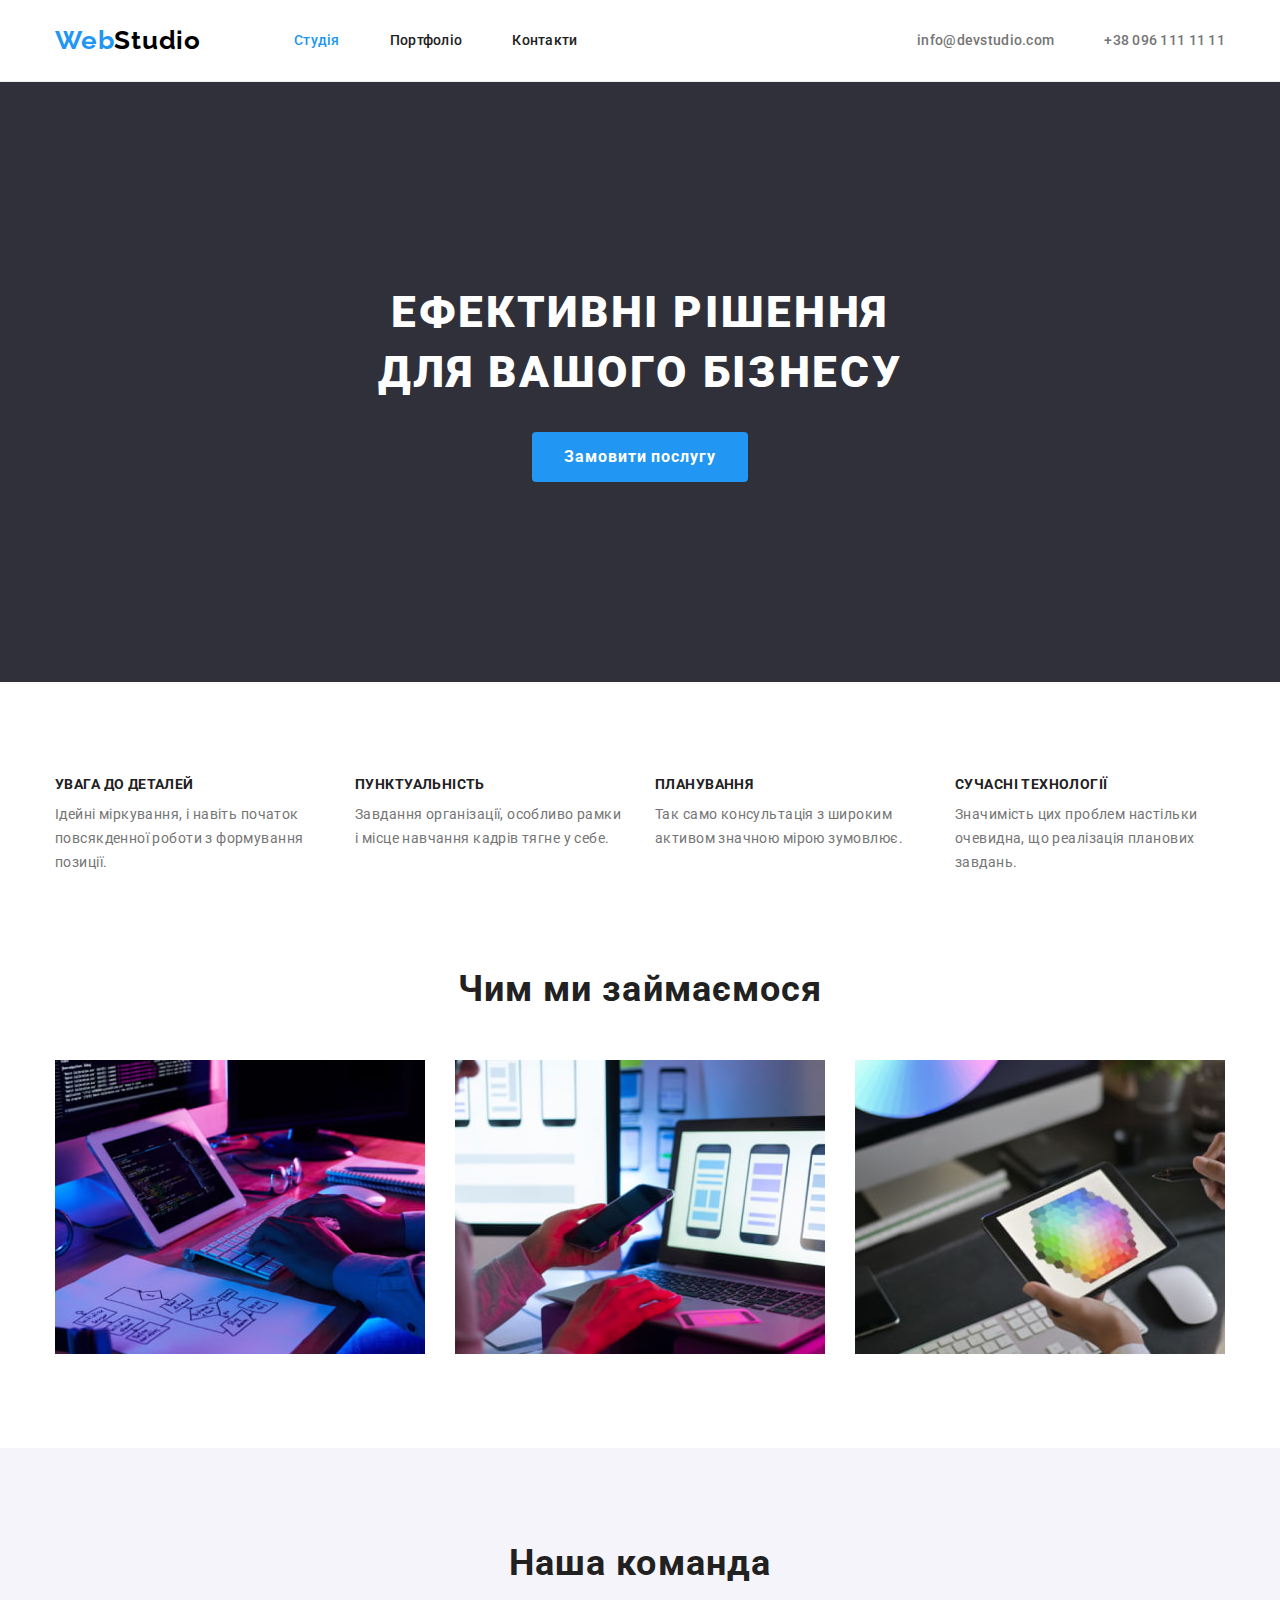
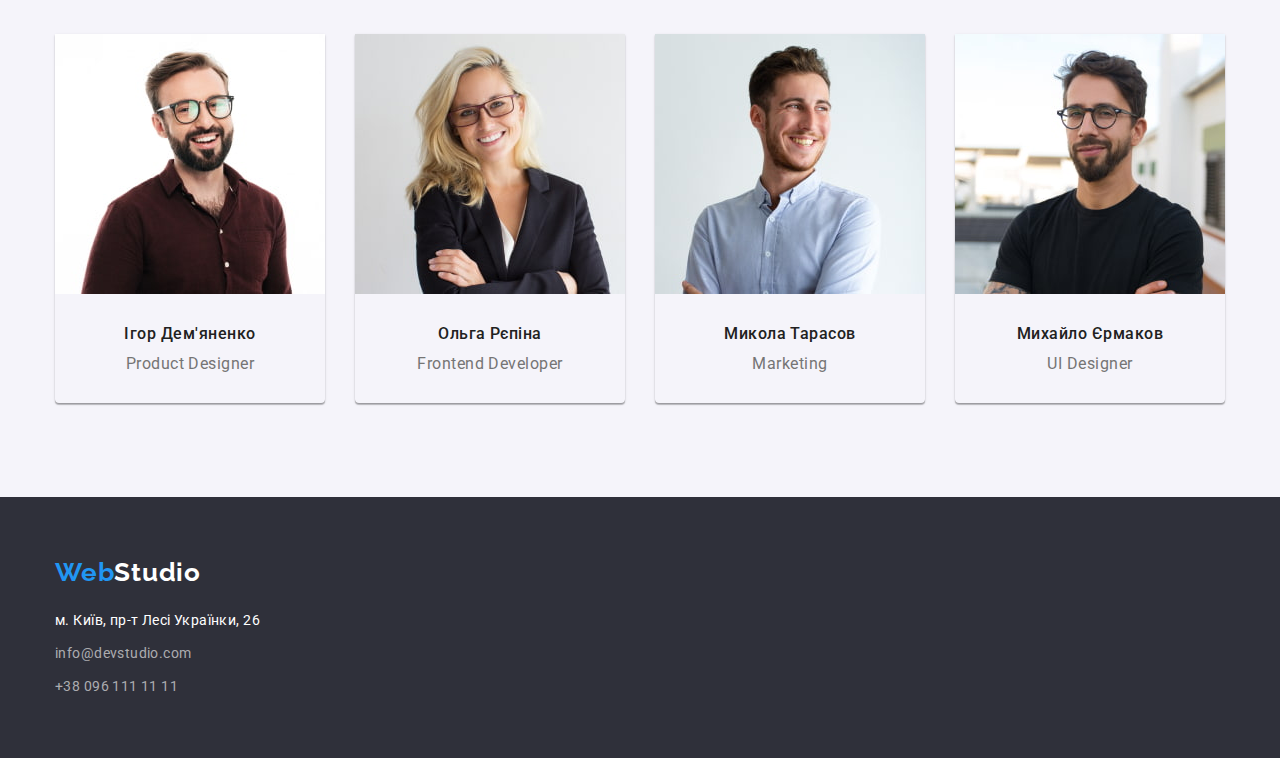
<file: index.html>
<!DOCTYPE html>
<html lang="en">

<head>
  <meta charset="UTF-8" />
  <meta http-equiv="X-UA-Compatible" content="IE=edge" />
  <meta name="viewport" content="width=device-width, initial-scale=1.0" />
  <title>goit-markup-hw-03</title>
  <link rel="preconnect" href="https://fonts.googleapis.com" />
  <link rel="preconnect" href="https://fonts.gstatic.com" crossorigin />
  <link href="https://fonts.googleapis.com/css2?family=Raleway:wght@700&family=Roboto:wght@400;500;700;900&display=swap"
    rel="stylesheet" />
  <link href="./css/modern-normalize.css" rel="stylesheet" />
  <link href="./css/styles.css" rel="stylesheet" />
</head>

<body>
  <header class="header">
    <div class="container header-line">
      <a class="header-logo-link link" href="#">Web<span class="header-logo-link-text">Studio</span>
      </a>
      <nav class="header-navigation">
        <ul class="header-navigation-list list">
          <li class="header-navigation-item">
            <a class="header-navigation-item-link link current" href="#">Студія</a>
          </li>
          <li class="header-navigation-item">
            <a class="header-navigation-item-link link " href="./portfolio.html">Портфоліо</a>
          </li>
          <li class="header-navigation-item">
            <a class="header-navigation-item-link link" href="#">Контакти</a>
          </li>
        </ul>
      </nav>
      <ul class="header-contacts-list list">
        <li class="header-contacts-item">
          <a class="header-contacts-item-link link" href="mailto:info@devstudio.com">info@devstudio.com</a>
        </li>
        <li class="header-contacts-item">
          <a class="header-contacts-item-link link" href="tel:+380961111111">+38 096 111 11 11</a>
        </li>
      </ul>
    </div>
  </header>

  <main>
    <section class="section-effective-solutions">
      <div class="container">
        <h1 class="effective-solutions-title">
          Ефективні рішення<br> для вашого бізнесу
        </h1>
        <button type="button" class="effective-solutions-buttons">
          Замовити послугу
        </button>
      </div>
    </section>

    <section class="section">
      <div class="container">
        <h2 class="visually-hidden">Наші особливості</h2>
        <ul class="features-list list">
          <li class="features-item">
            <h3 class="features-item-title">Увага до деталей</h3>
            <p class="features-list-text">
              Ідейні міркування, і навіть початок повсякденної роботи з формування позиції.
            </p>
          </li>
          <li class="features-item">
            <h3 class="features-item-title">Пунктуальність</h3>
            <p class="features-list-text">
              Завдання організації, особливо рамки і місце навчання кадрів тягне у себе.
            </p>
          </li>
          <li class="features-item">
            <h3 class="features-item-title">Планування</h3>
            <p class="features-list-text">
              Так само консультація з широким активом значною мірою зумовлює.
            </p>
          </li>
          <li class="features-item">
            <h3 class="features-item-title">Сучасні технології</h3>
            <p class="features-list-text">
              Значимість цих проблем настільки очевидна, що реалізація планових завдань.
            </p>
          </li>
        </ul>
      </div>
    </section>

    <section class="section-our-business section">
      <div class="container">
        <h2 class="our-business-title">Чим ми займаємося</h2>
        <ul class="our-business-list list">
          <li class="our-business-item">
            <img src="./images/studio/block-diagram.jpg" class="our-business-item-images" width="370" height="294"
              alt="block diagram" />
          </li>
          <li class="our-business-item">
            <img src="./images/studio/adaptive-design.jpg" class="our-business-item-images" width="370" height="294"
              alt="adaptive design" />
          </li>
          <li class="our-business-item">
            <img src="./images/studio/color-scheme.jpg" class="our-business-item-images" width="370" height="294"
              alt="color scheme" />
          </li>
        </ul>
      </div>
    </section>

    <section class="section-our-team section">
      <div class="container">
        <h2 class="our-team-title">Наша команда</h2>
        <ul class="our-team-list list">
          <li class="our-team-item">
            <img src="./images/studio/ihor.jpg" width="270" height="260" alt="photo ihor" />
            <div class="our-team-indents">
              <h3 class="our-team-item-name">Ігор Дем'яненко</h3>
              <p class="our-team-item-function">Product Designer</p>
            </div>
          </li>
          <li class="our-team-item">
            <img src="./images/studio/olga.jpg" width="270" height="260" alt="photo olga" />
            <div class="our-team-indents">
              <h3 class="our-team-item-name">Ольга Рєпіна</h3>
              <p class="our-team-item-function">Frontend Developer</p>
            </div>
          </li>
          <li class="our-team-item">
            <img src="./images/studio/nikolay.jpg" width="270" height="260" alt="photo nikolay" />
            <div class="our-team-indents">
              <h3 class="our-team-item-name">Микола Тарасов</h3>
              <p class="our-team-item-function">Marketing</p>
            </div>
          </li>
          <li class="our-team-item">
            <img src="./images/studio/michael.jpg" width="270" height="260" alt="photo michael" />
            <div class="our-team-indents">
              <h3 class="our-team-item-name">Михайло Єрмаков</h3>
              <p class="our-team-item-function">UI Designer</p>
            </div>
          </li>
        </ul>
      </div>
    </section>
  </main>

  <footer class="footer">
    <div class="container">
      <a class="footer-logo-link link" href="#">Web<span class="footer-logo-link-text">Studio</span></a>
      <address class="footer-address">
        <ul class="list">
          <li class="footer-address-item">
            <a class="footer-item-contacts-link link" href="https://goo.gl/maps/wLXQXu6J5ZDQXyrRA" target="_blank"
              rel="noopener nofollow noreferrer">м. Київ, пр-т Лесі Українки, 26</a>
          </li>
          <li class="footer-address-item">
            <a class="footer-item-link link" href="mailto:info@devstudio.com">info@devstudio.com</a>
          </li>
          <li class="footer-address-item">
            <a class="footer-item-link link" href="tel:+380961111111">+38 096 111 11 11</a>
          </li>
        </ul>
      </address>
    </div>
  </footer>
</body>

</html>
</file>
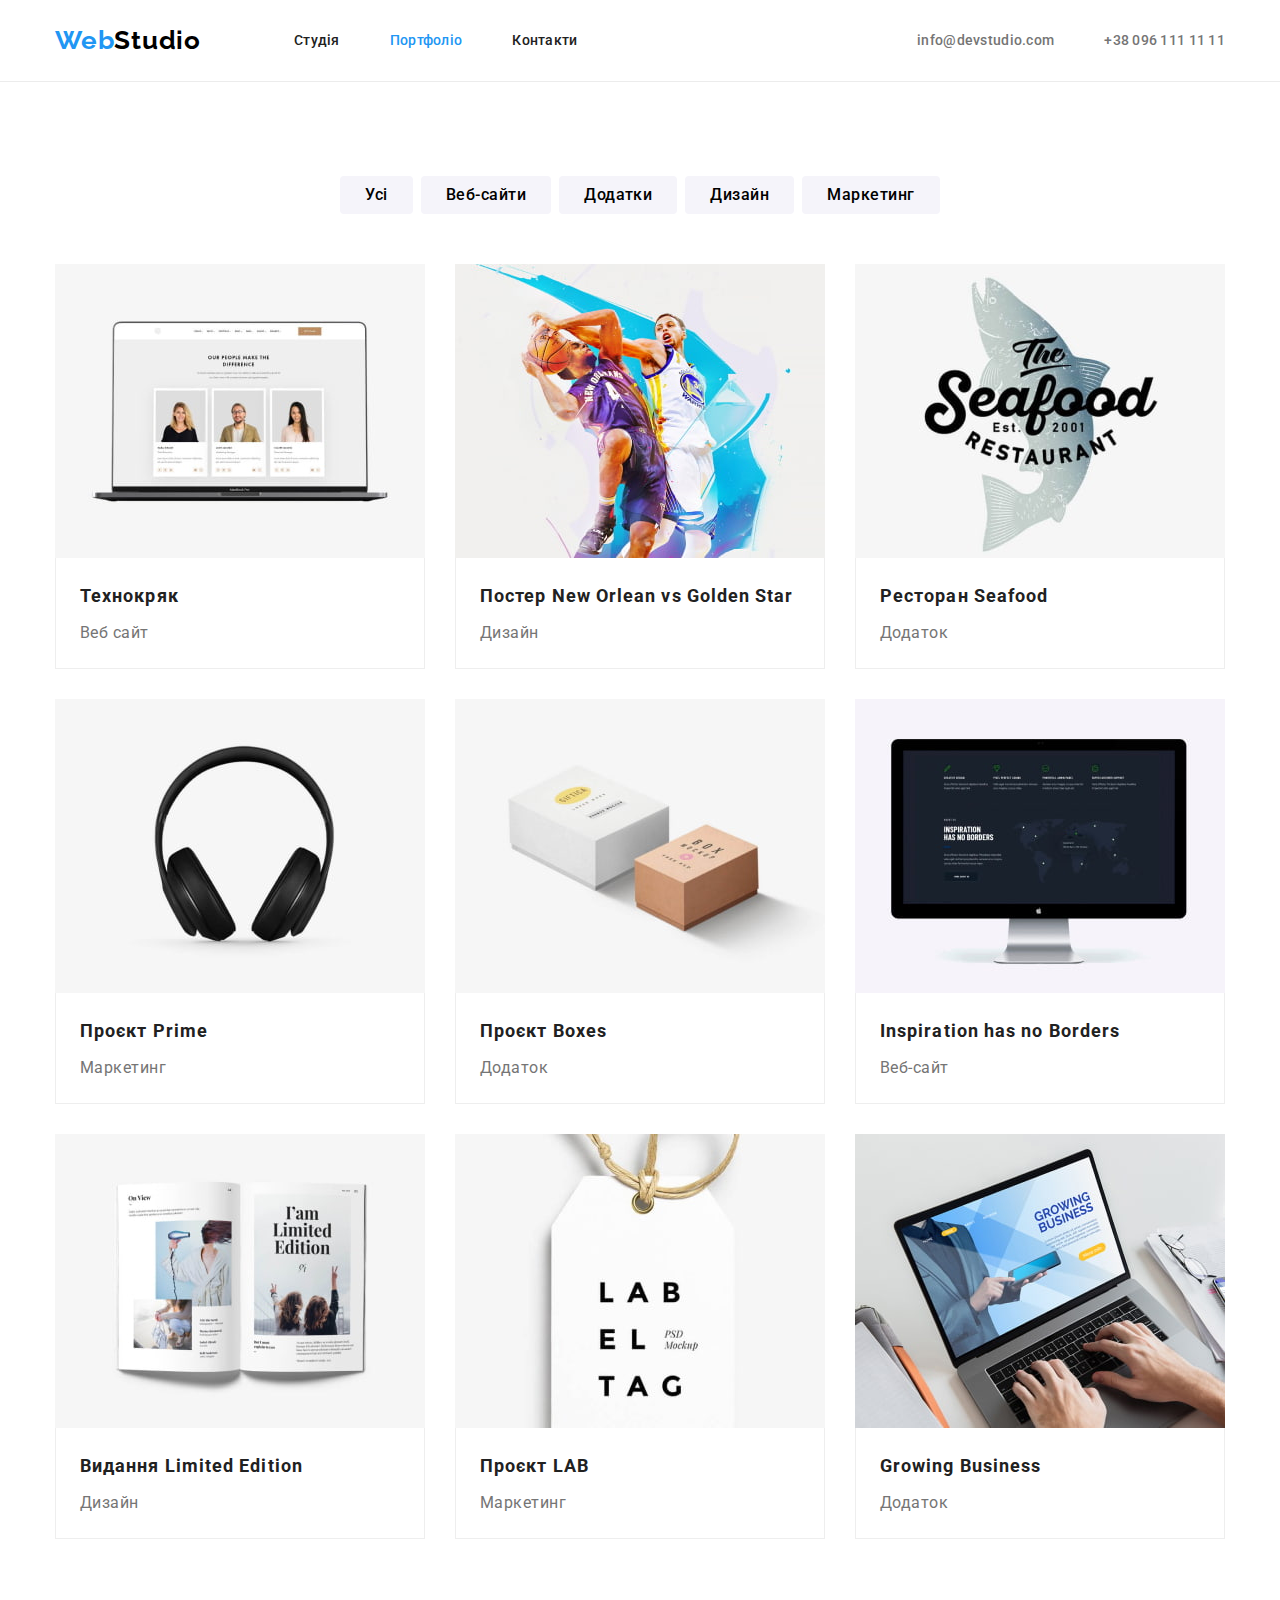
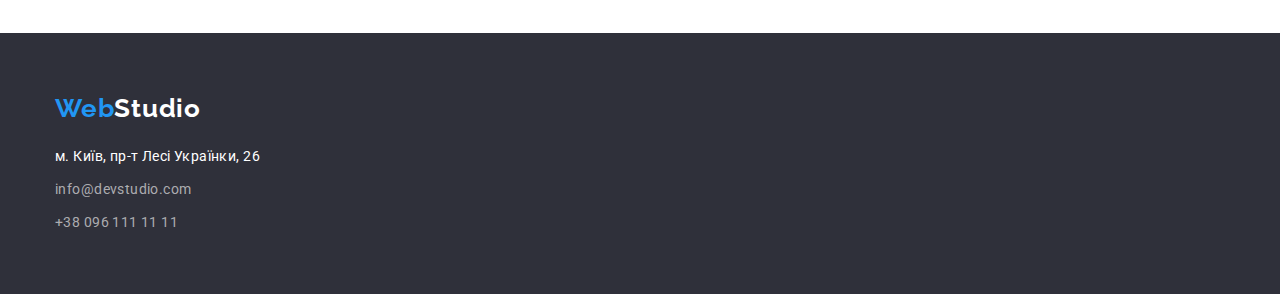
<file: portfolio.html>
<!DOCTYPE html>
<html lang="en">

<head>
  <meta charset="UTF-8" />
  <meta http-equiv="X-UA-Compatible" content="IE=edge" />
  <meta name="viewport" content="width=device-width, initial-scale=1.0" />
  <title>goit-markup-hw-03</title>
  <link rel="preconnect" href="https://fonts.googleapis.com" />
  <link rel="preconnect" href="https://fonts.gstatic.com" crossorigin />
  <link href="https://fonts.googleapis.com/css2?family=Raleway:wght@700&family=Roboto:wght@400;500;700;900&display=swap"
    rel="stylesheet" />
  <link href="./css/modern-normalize.css" rel="stylesheet" />
  <link href="./css/styles.css" rel="stylesheet" />
</head>

<body>
  <header class="header">
    <div class="container header-line">
      <a class="header-logo-link link" href="./index.html">Web<span class="header-logo-link-text">Studio</span>
      </a>
      <nav class="header-navigation">
        <ul class="header-navigation-list list">
          <li class="header-navigation-item">
            <a class="header-navigation-item-link link" href="./index.html">Студія</a>
          </li>
          <li class="header-navigation-item">
            <a class="header-navigation-item-link link current " href="./portfolio.html">Портфоліо</a>
          </li>
          <li class="header-navigation-item">
            <a class="header-navigation-item-link link" href="#">Контакти</a>
          </li>
        </ul>
      </nav>
      <ul class="header-contacts-list list">
        <li class="header-contacts-item">
          <a class="header-contacts-item-link link" href="mailto:info@devstudio.com">info@devstudio.com</a>
        </li>
        <li class="header-contacts-item">
          <a class="header-contacts-item-link link" href="tel:+380961111111">+38 096 111 11 11</a>
        </li>
      </ul>
    </div>
  </header>

  <main>
    <section class="section-portfolio section">
      <div class="container">
        <h1 class="visually-hidden">Проекти</h1>
        <ul class="portfolio-buttons-list list">
          <li class="portfolio-buttons-item"> <button type="button" class="portfolio-buttons">Усі</button></li>
          <li class="portfolio-buttons-item"><button type="button" class="portfolio-buttons">Веб-сайти</button></li>
          <li class="portfolio-buttons-item"><button type="button" class="portfolio-buttons">Додатки</button></li>
          <li class="portfolio-buttons-item"><button type="button" class="portfolio-buttons">Дизайн</button></li>
          <li class="portfolio-buttons-item"><button type="button" class="portfolio-buttons">Маркетинг</button></li>
        </ul>

        <ul class="portfolio-list list">
          <li class="portfolio-item">
            <a href="#" class="portfolio-list-link link">
              <img src="./images/portfolio/portf-foto.jpg" width="370" height="294" alt="photo technocryak" />
              <div class="portfolio-indents">
                <h2 class="portfolio-item-name">Технокряк</h2>
                <p class="portfolio-item-function">Веб сайт</p>
              </div>
            </a>
          </li>
          <li class="portfolio-item">
            <a href="#" class="portfolio-list-link link">
              <img src="./images/portfolio/portf-basket.jpg" width="370" height="294"
                alt="photo new orlean vs golden star" />
              <div class="portfolio-indents">
                <h2 class="portfolio-item-name">Постер New Orlean vs Golden Star</h2>
                <p class="portfolio-item-function">Дизайн</p>
              </div>
            </a>
          </li>
          <li class="portfolio-item">
            <a href="#" class="portfolio-list-link link">
              <img src="./images/portfolio/portf-seafood.jpg" width="370" height="294" alt="photo sea food" />
              <div class="portfolio-indents">
                <h2 class="portfolio-item-name">Ресторан Seafood</h2>
                <p class="portfolio-item-function">Додаток</p>
              </div>
            </a>
          </li>
          <li class="portfolio-item">
            <a href="#" class="portfolio-list-link link">
              <img src="./images/portfolio/portf-prime.jpg" width="370" height="294" alt="photo prime" />
              <div class="portfolio-indents">
                <h2 class="portfolio-item-name">Проєкт Prime</h2>
                <p class="portfolio-item-function">Маркетинг</p>
              </div>
            </a>
          </li>
          <li class="portfolio-item">
            <a href="#" class="portfolio-list-link link">
              <img src="./images/portfolio/portf-boxes.jpg" width="370" height="294" alt="photo boxes" />
              <div class="portfolio-indents">
                <h2 class="portfolio-item-name">Проєкт Boxes</h2>
                <p class="portfolio-item-function">Додаток</p>
              </div>
            </a>
          </li>
          <li class="portfolio-item">
            <a href="#" class="portfolio-list-link link">
              <img src="./images/portfolio/portf-inspiration.jpg" width="370" height="294" alt="photo inspiration" />
              <div class="portfolio-indents">
                <h2 class="portfolio-item-name">Inspiration has no Borders</h2>
                <p class="portfolio-item-function">Веб-сайт</p>
              </div>
            </a>
          </li>
          <li class="portfolio-item">
            <a href="#" class="portfolio-list-link link">
              <img src="./images/portfolio/portf-limited.jpg" width="370" height="294" alt="photo limited edition" />
              <div class="portfolio-indents">
                <h2 class="portfolio-item-name">Видання Limited Edition</h2>
                <p class="portfolio-item-function">Дизайн</p>
              </div>
            </a>
          </li>
          <li class="portfolio-item">
            <a href="#" class="portfolio-list-link link">
              <img src="./images/portfolio/portf-lab.jpg" width="370" height="294" alt="photo project lab" />
              <div class="portfolio-indents">
                <h2 class="portfolio-item-name">Проєкт LAB</h2>
                <p class="portfolio-item-function">Маркетинг</p>
              </div>
            </a>
          </li>
          <li class="portfolio-item">
            <a href="#" class="portfolio-list-link link">
              <img src="./images/portfolio/portf-growing.jpg" width="370" height="294" alt="photo growing business" />
              <div class="portfolio-indents">
                <h2 class="portfolio-item-name">Growing Business</h2>
                <p class="portfolio-item-function">Додаток</p>
              </div>
            </a>
          </li>
        </ul>
      </div>
    </section>
  </main>

  <footer class="footer">
    <div class="container">
      <a class="footer-logo-link link" href="./index.html">Web<span class="footer-logo-link-text">Studio</span></a>
      <address class="footer-address">
        <ul class="list">
          <li class="footer-address-item">
            <a class="footer-item-contacts-link link" href="https://goo.gl/maps/wLXQXu6J5ZDQXyrRA" target="_blank"
              rel="noopener nofollow noreferrer">м. Київ, пр-т Лесі Українки, 26</a>
          </li>
          <li class="footer-address-item">
            <a class="footer-item-link link" href="mailto:info@devstudio.com">info@devstudio.com</a>
          </li>
          <li class="footer-address-item">
            <a class="footer-item-link link" href="tel:+380961111111">+38 096 111 11 11</a>
          </li>
        </ul>
      </address>
    </div>
  </footer>
</body>

</html>
</file>
<file: css/styles.css>
/* Variables */
:root {
  --basic-dark: #2f303a;
  --basic-blue: #2196f3;
  --basic-white: #fff;
  --basic-gray: rgba(255, 255, 255, 0.6);
  --text-grey-footer: #acacb0;
  --text-black-full: #000;
  --text-black-color: #212121;
  --text-lightgray-color: #757575;
  --background-our-team: #f5f4fa;
  --secondary-accent-color: #188CE8;
  --font-logo: "Raleway", sans-serif;
  --font-main: "Roboto", sans-serif;
}

body {
  font-family: var(--font-main);
  font-size: 14px;
  letter-spacing: 0.03em;
  font-style: normal;
  color: var(--text-black-color);
}

h1,
h2,
h3,
p {
  margin: 0;
}

img {
  display: block;
  max-width: 100%;
  height: auto;
}

.list {
  padding: 0;
  margin: 0;
  list-style: none;
}

.link {
  text-decoration: none;
}

/*****HEADER start*****/
.container {
  width: 1200px;
  margin-left: auto;
  margin-right: auto;
  padding-left: 15px;
  padding-right: 15px;
}

.section {
  padding-top: 94px;
  padding-bottom: 94px;
}

.header-line,
.header-navigation-list,
.header-contacts-list {
  display: flex;
  align-items: center;
}

.header-logo-link {
  margin-right: 93px;
}

.header-contacts-list {
  margin-left: auto;
}

.header-navigation-item:not(:last-child) {
  margin-right: 50px;
}

.header-navigation-list,
.header-contacts-list {
  padding-top: 32px;
  padding-bottom: 32px;
}

.header-contacts-item:not(:last-child) {
  margin-right: 50px;
}

.header {
  border-bottom: 1px solid #ececec;
}

.header-logo-link,
.footer-logo-link {
  color: var(--basic-blue);
  font-family: var(--font-logo);
  font-weight: 700;
  font-size: 26px;
  line-height: 1.19;
  letter-spacing: 0.03em;
}

.header-logo-link-text,
.footer-logo-link-text {
  color: var(--text-black-full);
}

.header-navigation-item-link.current {
  color: var(--basic-blue);
}

.header-navigation-item-link:hover,
.header-contacts-item-link:hover,
.footer-item-contacts-link:hover,
.footer-item-link:hover,
.header-navigation-item-link:focus,
.header-contacts-item-link:focus,
.footer-item-contacts-link:focus,
.footer-item-link:focus {
  color: var(--basic-blue);
}

.header-navigation-item-link,
.header-contacts-item-link {
  font-weight: 500;
  Line-height: 1.14;
  letter-spacing: 0.02em;
}

.header-navigation-item-link {
  color: var(--text-black-color);
}

.header-contacts-item-link {
  color: var(--text-lightgray-color);
}

/*************** MAIN start *******************/
/*****section - effective-solutions start*****/
.section-effective-solutions {
  padding: 200px 0;
  margin: 0;
  background-color: var(--basic-dark);
  text-align: center;
}

.effective-solutions-title {
  margin: 0;
  color: var(--basic-white);
  font-weight: 900;
  font-size: 44px;
  line-height: calc(60/44);
  letter-spacing: 0.06em;
  text-transform: uppercase;
  text-align: center;
}

.effective-solutions-buttons {
  margin-top: 30px;
  padding: 10px 32px;
  background-color: var(--basic-blue);
  color: var(--basic-white);
  font-weight: 700;
  font-size: 16px;
  line-height: 1.87;
  letter-spacing: 0.06em;
  border: none;
  border-radius: 4px;
  cursor: pointer;
}

/*****section - features start*****/
.visually-hidden {
  position: absolute;
  width: 1px;
  height: 1px;
  margin: -1px;
  border: 0;
  padding: 0;
  white-space: nowrap;
  clip-path: inset(100%);
  clip: rect(0 0 0 0);
  overflow: hidden;
}

.features-item-title {
  margin-bottom: 10px;
  font-weight: 700;
  font-size: 14px;
  line-height: calc(16.41/14);
  text-transform: uppercase;
}

.features-list {
  display: flex;
}

.features-item {
  margin-right: 30px;
  width: 270px;
}

.features-item:last-child {
  margin-right: 0;
}

.features-list-text {
  color: var(--text-lightgray-color);
  line-height: calc(24/14);
}

/*****section - our-business start*****/
.our-business-title,
.our-team-title {
  margin: 0;
  padding: 0;
  margin-bottom: 50px;
  font-weight: 700;
  font-size: 36px;
  line-height: 1.17;
  letter-spacing: 0.03em;
  text-align: center;
}

.section-our-business {
  padding-top: 0;
}

.our-business-list {
  display: flex;
  justify-content: space-between;
  flex-wrap: wrap;
}

.our-business-item:not(:last-child) {
  margin-right: 30px;
}

/*****section - our-team start*****/
.section-our-team {
  background-color: var(--background-our-team);
}

.our-team-item-name {
  margin-bottom: 10px;
  margin-top: 0;
  font-weight: 500;
  font-size: 16px;
  line-height: 1.19;
  text-align: center;
  letter-spacing: 0.03em;
}

.our-team-item-function {
  margin: 0;
  font-size: 16px;
  color: var(--text-lightgray-color);
  line-height: 1.19;
  letter-spacing: 0.03em;
  text-align: center;
}

.our-team-list {
  display: flex;
  flex-wrap: wrap;
  justify-content: space-between;
}

.our-team-item {
  margin-right: 30px;
  box-shadow: 0px 1px 3px rgba(0, 0, 0, 0.12),
    0px 1px 1px rgba(0, 0, 0, 0.14),
    0px 2px 1px rgba(0, 0, 0, 0.2);
  border-radius: 0px 0px 4px 4px;
}

.our-team-item:last-child {
  margin-right: 0;
}

.our-team-indents {
  padding-top: 30px;
  padding-bottom: 30px;
}

/*****FOOTER start*****/
.footer {
  background-color: var(--basic-dark);
  padding: 60px 0;
}

.footer-logo-link {
  display: block;
  margin-bottom: 20px;
  line-height: calc(31/26);
}

.footer-item-link {
  color: var(--text-grey-footer);
}

.footer-item-contacts-link,
.footer-logo-link-text {
  color: var(--basic-white);
}

.footer-item-contacts-link,
.footer-item-link {
  line-height: calc(24/14);
  font-style: normal;
  letter-spacing: 0.03em;
}

.footer-address-item:not(:last-child) {
  margin-bottom: 9px;
}

/*****PORTFOLIO start*****/
.portfolio-buttons-list,
.portfolio-list {
  display: flex;
  justify-content: center;
  flex-wrap: wrap;
}

.portfolio-buttons-list {
  margin-bottom: 50px;
}

.portfolio-buttons {
  padding: 6px 22px;
  border-radius: 4px;
  font-family: var(--font-main);
  font-weight: 500;
  font-size: 16px;
  line-height: calc(26/16);
  letter-spacing: 0.03em;
  background-color: #f5f4fa;
  text-align: center;
  border: none;
}

.portfolio-buttons:first-child {
  padding: 6px 25px;
}

.portfolio-buttons-item:not(:last-child) {
  margin-right: 8px;
}

.portfolio-buttons:hover,
.portfolio-buttons:focus {
  background-color: var(--basic-blue);
  color: var(--basic-white);
}

.portfolio-buttons:hover {
  cursor: pointer;
  box-shadow: 0px 3px 1px rgb(0 0 0 / 10%), 0px 1px 2px rgb(0 0 0 / 8%), 0px 2px 2px rgb(0 0 0 / 12%);
}

.portfolio-item-name,
.portfolio-item-function {
  margin: 0;
}

.portfolio-item {
  width: 370px;
  margin-right: 30px;
  margin-bottom: 30px;
}

.portfolio-item:nth-child(3n) {
  margin-right: 0;
}

.portfolio-item:nth-last-child(-n+3) {
  margin-bottom: 0;
}

.portfolio-item-name {
  margin-bottom: 4px;
  font-weight: 700;
  font-size: 18px;
  line-height: 2;
  letter-spacing: 0.06em;
  color: var(--text-black-color);
}

.portfolio-item-function {
  font-size: 16px;
  line-height: calc(30/16);
  letter-spacing: 0.03em;
  color: var(--text-lightgray-color);
}

.portfolio-indents {
  padding: 20px 24px;
  border-top: none;
  border-right: 1px solid #eeeeee;
  border-bottom: 1px solid #eeeeee;
  border-left: 1px solid #eeeeee;
}
</file>
